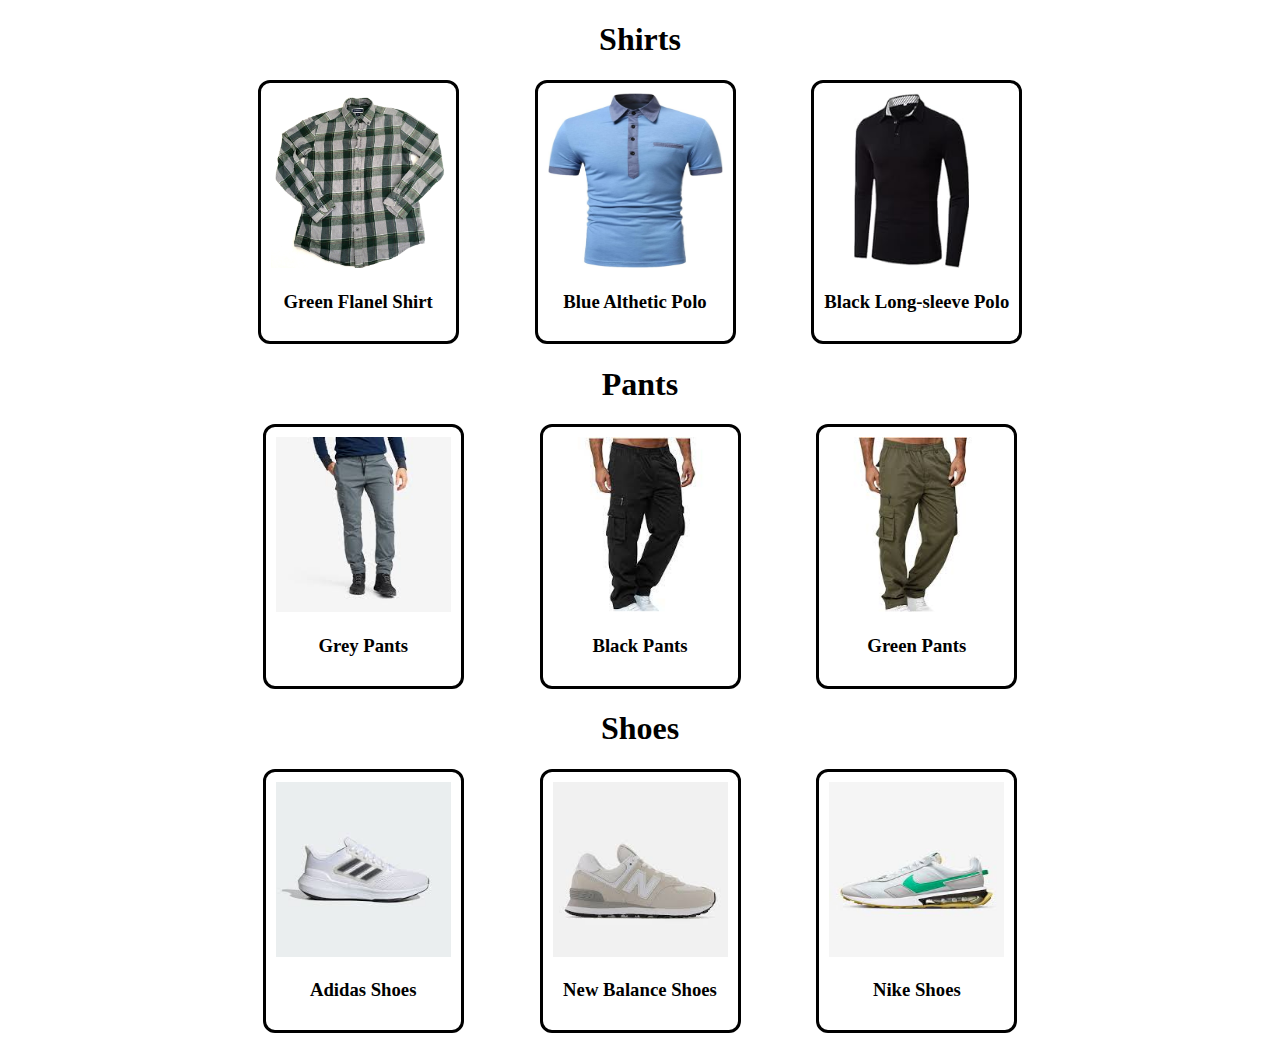
<file: index.html>
<!DOCTYPE html>
<html lang="en">

<head>
    <title>Shopping Cart</title>
    <link rel="stylesheet" href="index.css">
</head>

<body>
    <div id="shirtsSection">
        <h1 class="sectionHeader">Shirts</h1>
        <div class="items">
            <div class="item">
                <img width="175" height="175" src="./assets/shirt/shirt.jpg" />
                <h3>Green Flanel Shirt</h3>
            </div>
            <div class="item">
                <img width="175" height="175" src="./assets/shirt/shirt2.jpg" />
                <h3>Blue Althetic Polo</h3>
            </div>
            <div class="item">
                <img width="175" height="175" src="./assets/shirt/shirt3.jpg" />
                <h3>Black Long-sleeve Polo</h3>
            </div>
        </div>
    </div>

    <div id="pantsSection">
        <h1 class="sectionHeader">Pants</h1>
        <div class="items">
            <div class="item">
                <img width="175" height="175" src="./assets/pants/Pants.jpg" />
                <h3>Grey Pants</h3>
            </div>
            <div class="item">
                <img width="175" height="175" src="./assets/pants/Pants2.jpg" />
                <h3>Black Pants</h3>
            </div>
            <div class="item">
                <img width="175" height="175" src="./assets/pants/Pants3.jpg" />
                <h3>Green Pants</h3>
            </div>
        </div>
    </div>

    <div id="shoesSection">
        <h1 class="sectionHeader">Shoes</h1>
        <div class="items">
            <div class="item">
                <img width="175" height="175" src="./assets/shoes/AdidasShoe.jpg" />
                <h3>Adidas Shoes</h3>
            </div>
            <div class="item">
                <img width="175" height="175" src="./assets/shoes/NewBalanceShoe.jpg" />
                <h3>New Balance Shoes</h3>
            </div>
            <div class="item">
                <img width="175" height="175" src="./assets/shoes/NikeShoe.jpg" />
                <h3>Nike Shoes</h3>
            </div>
        </div>
    </div>
</body>

<style>
    .items div {
    border: 3px solid black;
}

</style>
</html>
</file>
<file: index.css>
div.item {
    display: inline-block
}

.item {
    margin-right: 3%;
    margin-left: 3%;
}

.items {
    display:flex;
    justify-content: center;
}

h1{
    text-align: center;
}

h3{
    text-align: center;
}

.item {
    padding: 10px;
    border-radius: 12px;
}
</file>
